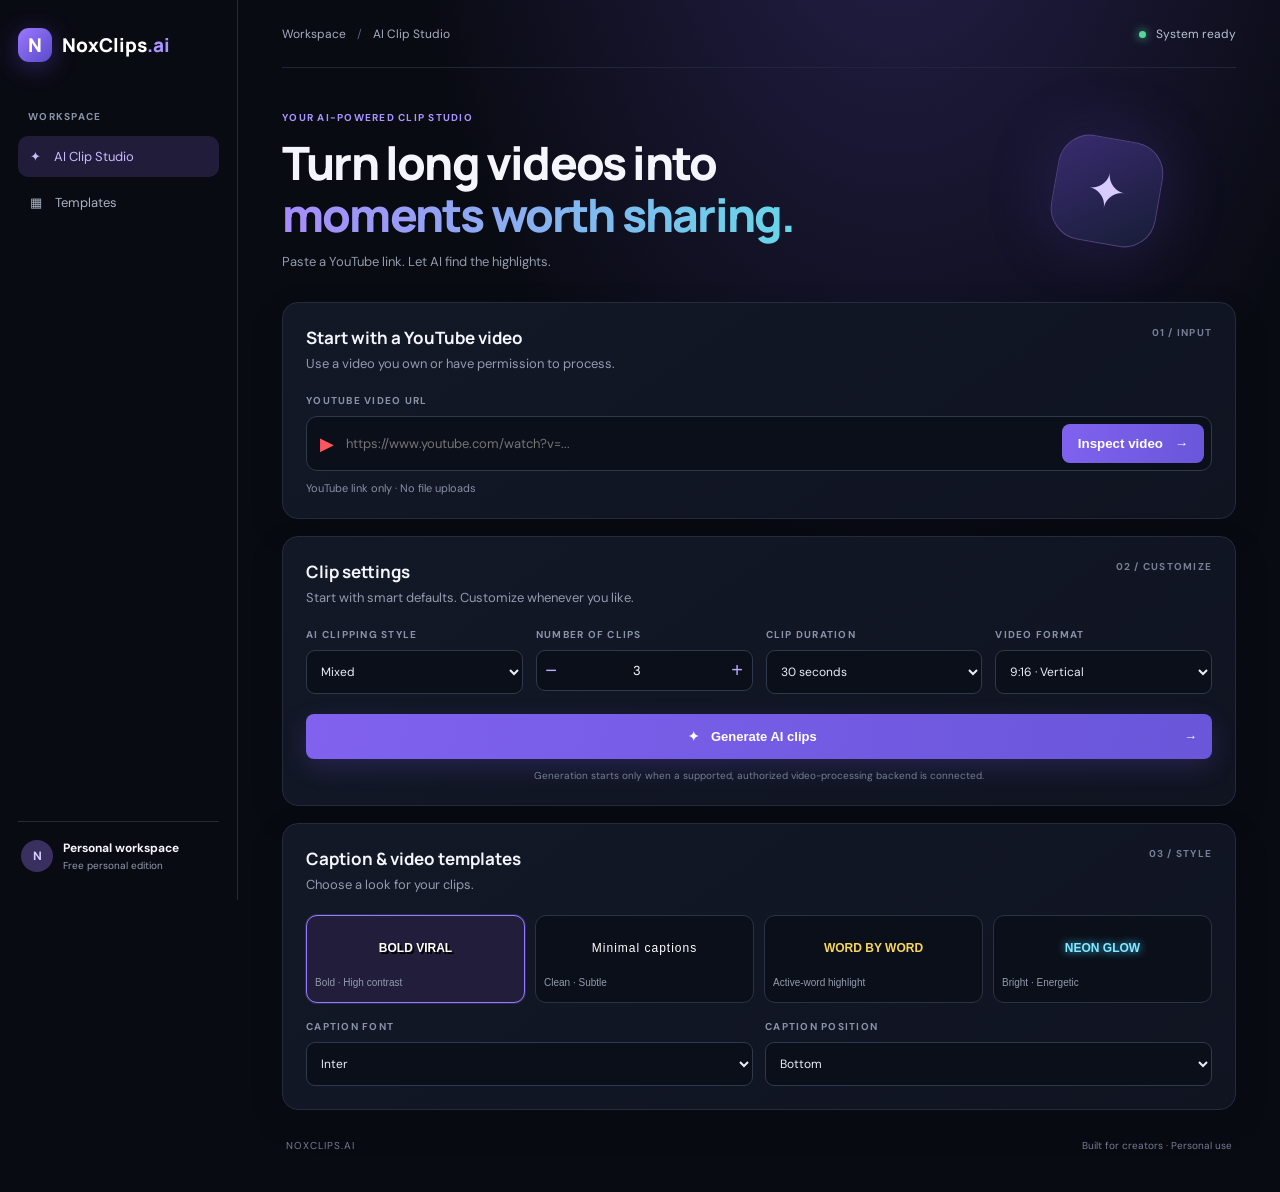
<file: frontend/index.html>
<!doctype html>
<html lang="en">
<head>
  <meta charset="UTF-8">
  <meta name="viewport" content="width=device-width, initial-scale=1.0">
  <meta name="theme-color" content="#090b13">
  <title>NoxClips.ai — AI Clip Studio</title>
  <link rel="stylesheet" href="style.css">
</head>
<body>
  <div class="app-shell">
    <aside class="sidebar">
      <a class="brand" href="#"><span class="brand-mark">N</span><span>NoxClips<span class="dot">.ai</span></span></a>
      <div class="side-label">WORKSPACE</div>
      <a class="nav active" href="#"><span>✦</span> AI Clip Studio</a>
      <a class="nav" href="#templates"><span>▦</span> Templates</a>
      <div class="side-bottom"><div class="avatar">N</div><div><b>Personal workspace</b><small>Free personal edition</small></div></div>
    </aside>
    <main class="main">
      <header class="topbar"><div class="crumb">Workspace <span>/</span> AI Clip Studio</div><div class="status"><i></i> System ready</div></header>
      <section class="hero">
        <div><div class="eyebrow">YOUR AI-POWERED CLIP STUDIO</div><h1>Turn long videos into<br><span>moments worth sharing.</span></h1><p>Paste a YouTube link. Let AI find the highlights.</p></div>
        <div class="hero-orb">✦</div>
      </section>
      <section class="panel input-panel">
        <div class="section-head"><div><h2>Start with a YouTube video</h2><p>Use a video you own or have permission to process.</p></div><span class="step">01 / INPUT</span></div>
        <label for="youtubeUrl">YOUTUBE VIDEO URL</label>
        <div class="url-row"><span class="yt">▶</span><input id="youtubeUrl" type="url" placeholder="https://www.youtube.com/watch?v=..." autocomplete="url"><button id="inspectBtn">Inspect video <span>→</span></button></div>
        <p class="hint" id="urlMessage">YouTube link only · No file uploads</p>
      </section>
      <section class="panel settings-panel">
        <div class="section-head"><div><h2>Clip settings</h2><p>Start with smart defaults. Customize whenever you like.</p></div><span class="step">02 / CUSTOMIZE</span></div>
        <div class="settings-grid">
          <div class="field"><label for="style">AI CLIPPING STYLE</label><select id="style"><option>Mixed</option><option>Podcast & interviews</option><option>Motivational</option><option>Gaming</option><option>Educational</option><option>Reactions</option><option>Funny moments & memes</option><option>Cinematic moments</option><option>Storytelling</option></select></div>
          <div class="field"><label for="count">NUMBER OF CLIPS</label><div class="stepper"><button id="minus" aria-label="Decrease clips">−</button><input id="count" type="number" min="1" max="10" value="3"><button id="plus" aria-label="Increase clips">+</button></div></div>
          <div class="field"><label for="duration">CLIP DURATION</label><select id="duration"><option value="15">15 seconds</option><option value="30" selected>30 seconds</option><option value="45">45 seconds</option><option value="60">60 seconds</option><option value="90">90 seconds</option></select></div>
          <div class="field"><label for="ratio">VIDEO FORMAT</label><select id="ratio"><option value="9:16">9:16 · Vertical</option><option value="16:9">16:9 · Landscape</option><option value="1:1">1:1 · Square</option><option value="auto">Auto aspect ratio</option></select></div>
        </div>
        <button class="generate" id="generateBtn"><span>✦</span> Generate AI clips <b>→</b></button>
        <p class="fineprint">Generation starts only when a supported, authorized video-processing backend is connected.</p>
      </section>
      <section class="panel templates" id="templates">
        <div class="section-head"><div><h2>Caption & video templates</h2><p>Choose a look for your clips.</p></div><span class="step">03 / STYLE</span></div>
        <div class="template-row">
          <button class="template selected" data-template="Bold Viral"><strong class="sample bold">BOLD VIRAL</strong><small>Bold · High contrast</small></button>
          <button class="template" data-template="Minimal"><strong class="sample minimal">Minimal captions</strong><small>Clean · Subtle</small></button>
          <button class="template" data-template="Karaoke"><strong class="sample karaoke">WORD BY WORD</strong><small>Active-word highlight</small></button>
          <button class="template" data-template="Neon"><strong class="sample neon">NEON GLOW</strong><small>Bright · Energetic</small></button>
        </div>
        <div class="editor-options"><div><label for="font">CAPTION FONT</label><select id="font"><option>Inter</option><option>Arial</option><option>Montserrat</option><option>Oswald</option><option>Roboto</option></select></div><div><label for="captionPosition">CAPTION POSITION</label><select id="captionPosition"><option>Bottom</option><option>Center</option><option>Top</option></select></div></div>
      </section>
      <footer>NOXCLIPS.AI <span>Built for creators · Personal use</span></footer>
    </main>
  </div>
  <script src="app.js"></script>
</body>
</html>
</file>
<file: frontend/style.css>
@import url('https://fonts.googleapis.com/css2?family=DM+Sans:wght@400;500;600;700&family=Manrope:wght@400;500;600;700;800&display=swap');
:root{color-scheme:dark;--bg:#090b13;--panel:#111522;--line:#242b3b;--muted:#929bad;--text:#f4f6fb;--purple:#8b6cff;--cyan:#66d9ed}
*{box-sizing:border-box}body{margin:0;background:radial-gradient(ellipse at 70% -15%,#25204b 0,transparent 38%),var(--bg);color:var(--text);font-family:'DM Sans',sans-serif}.app-shell{min-height:100vh;display:grid;grid-template-columns:238px 1fr}.sidebar{border-right:1px solid var(--line);padding:28px 18px;display:flex;flex-direction:column;min-height:100vh;position:sticky;top:0;height:100vh}.brand{display:flex;align-items:center;gap:10px;color:white;text-decoration:none;font:800 19px Manrope}.brand-mark{display:grid;place-items:center;width:34px;height:34px;border-radius:11px;background:linear-gradient(135deg,#9b78ff,#5b4acb);box-shadow:0 5px 24px #7655ff55}.dot{color:#a993ff}.side-label,.eyebrow,.step,label{font-size:10px;letter-spacing:1.25px;font-weight:700;color:#8993a8}.side-label{margin:48px 10px 13px}.nav{padding:12px;border-radius:10px;color:#aab2c2;text-decoration:none;font-size:13px;margin-bottom:5px}.nav span{margin-right:10px}.nav.active{background:#201c39;color:#c8baff}.side-bottom{margin-top:auto;border-top:1px solid var(--line);padding:18px 3px 0;display:flex;align-items:center;gap:10px;font-size:12px}.avatar{width:32px;height:32px;border-radius:50%;display:grid;place-items:center;background:#39305f;color:#d8ceff;font-weight:700}.side-bottom small{display:block;color:var(--muted);margin-top:3px}.main{max-width:1180px;width:100%;margin:auto;padding:0 44px 28px}.topbar{height:68px;border-bottom:1px solid #202637;display:flex;justify-content:space-between;align-items:center;font-size:12px;color:#a5adbd}.crumb span{color:#566075;margin:0 8px}.status{color:#b7c2d0}.status i{display:inline-block;width:7px;height:7px;background:#55d69b;border-radius:50%;margin-right:7px;box-shadow:0 0 10px #55d69b}.hero{padding:43px 0 32px;display:flex;justify-content:space-between;align-items:center;position:relative;overflow:hidden}.eyebrow{color:#a995ff}.hero h1{font:800 clamp(29px,4vw,46px)/1.12 Manrope;letter-spacing:-1.8px;margin:13px 0}.hero h1 span{background:linear-gradient(90deg,#a78bfa,#67d7e8);background-clip:text;color:transparent}.hero p,.section-head p{color:var(--muted);font-size:13px;margin:0}.hero-orb{width:106px;height:106px;border-radius:32px;display:grid;place-items:center;font-size:48px;color:#d8ccff;background:linear-gradient(145deg,#392b70,#171d36);border:1px solid #51427e;box-shadow:0 0 70px #795bff30;transform:rotate(10deg);margin-right:8%}.panel{background:linear-gradient(145deg,#131827,#101421);border:1px solid var(--line);border-radius:16px;padding:23px;margin-bottom:17px;box-shadow:0 12px 35px #0002}.section-head{display:flex;justify-content:space-between;align-items:flex-start;margin-bottom:22px}.section-head h2{font:700 17px Manrope;margin:0 0 6px}.step{color:#777f95}.input-panel>label{display:block;margin-bottom:9px}.url-row{display:flex;gap:10px;align-items:center;background:#0b0f19;border:1px solid #30384c;border-radius:11px;padding:7px 7px 7px 13px}.yt{color:#ff555d;font-size:18px}.url-row input{flex:1;min-width:0;background:transparent;border:0;outline:0;color:white;font:13px 'DM Sans'}.url-row button,.generate{border:0;border-radius:8px;background:linear-gradient(100deg,#8062ef,#6956d9);color:white;font-weight:700;padding:12px 16px;cursor:pointer}.url-row button span{margin-left:8px}.hint{font-size:11px;color:#8791a5;margin:10px 0 0}.settings-grid{display:grid;grid-template-columns:repeat(4,1fr);gap:13px}.field label,.editor-options label{display:block;margin-bottom:9px}.field select,.editor-options select{width:100%;padding:12px 10px;border-radius:9px;border:1px solid #30384c;background:#0b0f19;color:#e9edf6;font:12px 'DM Sans';outline:none}.stepper{height:41px;display:flex;align-items:center;border:1px solid #30384c;border-radius:9px;background:#0b0f19}.stepper button{height:100%;width:35px;border:0;background:transparent;color:#b9aaff;font-size:20px;cursor:pointer}.stepper input{width:100%;min-width:0;text-align:center;border:0;background:transparent;color:white;font:13px 'DM Sans'}.generate{width:100%;margin-top:20px;padding:15px;font-size:13px;box-shadow:0 8px 24px #7355ed35}.generate span{margin-right:8px}.generate b{float:right}.fineprint{text-align:center;color:#737e93;font-size:10px;margin:10px 0 0}.template-row{display:grid;grid-template-columns:repeat(4,1fr);gap:10px}.template{background:#0b0f19;border:1px solid #2a3244;border-radius:11px;padding:12px 8px;color:white;text-align:left;cursor:pointer;min-height:88px}.template.selected{border-color:#947bff;background:#211d3a;box-shadow:0 0 0 1px #947bff30}.sample{height:38px;display:flex;align-items:center;justify-content:center;margin-bottom:7px;font-size:12px}.sample.bold{font-weight:900;text-shadow:2px 2px #000}.sample.minimal{font-weight:400;letter-spacing:1px}.sample.karaoke{font-weight:900;color:#f8d65c}.sample.neon{font-weight:900;color:#83eaff;text-shadow:0 0 9px #42c8ff}.template small{font-size:10px;color:#929bad}.editor-options{display:grid;grid-template-columns:1fr 1fr;gap:12px;margin-top:17px}.editor-options select{max-width:100%}footer{padding:12px 4px;color:#727d91;font-size:10px;letter-spacing:1px}footer span{float:right;letter-spacing:0}@media(max-width:800px){.app-shell{grid-template-columns:1fr}.sidebar{display:none}.main{padding:0 16px 24px}.hero{padding:32px 0 25px}.hero-orb{width:70px;height:70px;font-size:32px;margin-right:2%}.panel{padding:17px}.settings-grid{grid-template-columns:1fr 1fr}.template-row{grid-template-columns:1fr 1fr}.url-row{flex-wrap:wrap}.url-row input{min-width:calc(100% - 45px)}.url-row button{width:100%}.step{font-size:9px}}@media(max-width:380px){.hero-orb{display:none}.settings-grid{gap:10px}}
</file>
